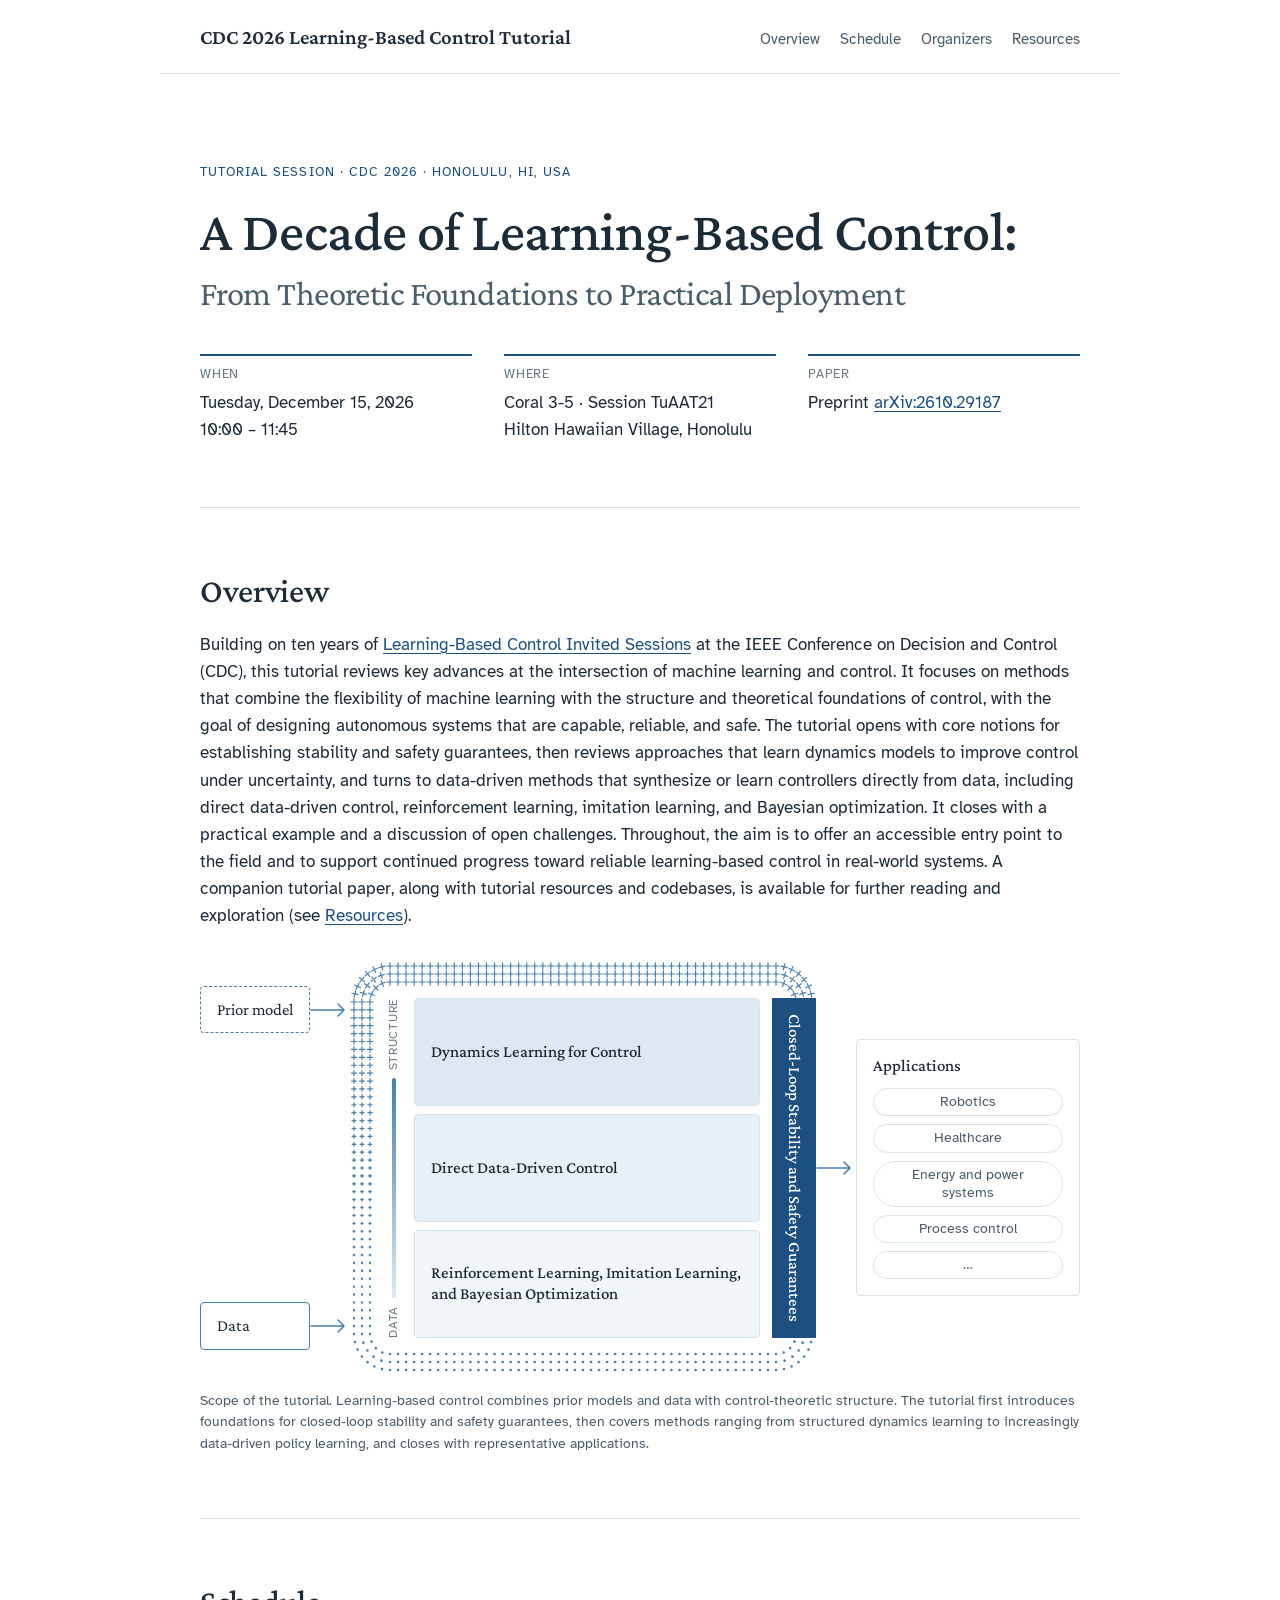
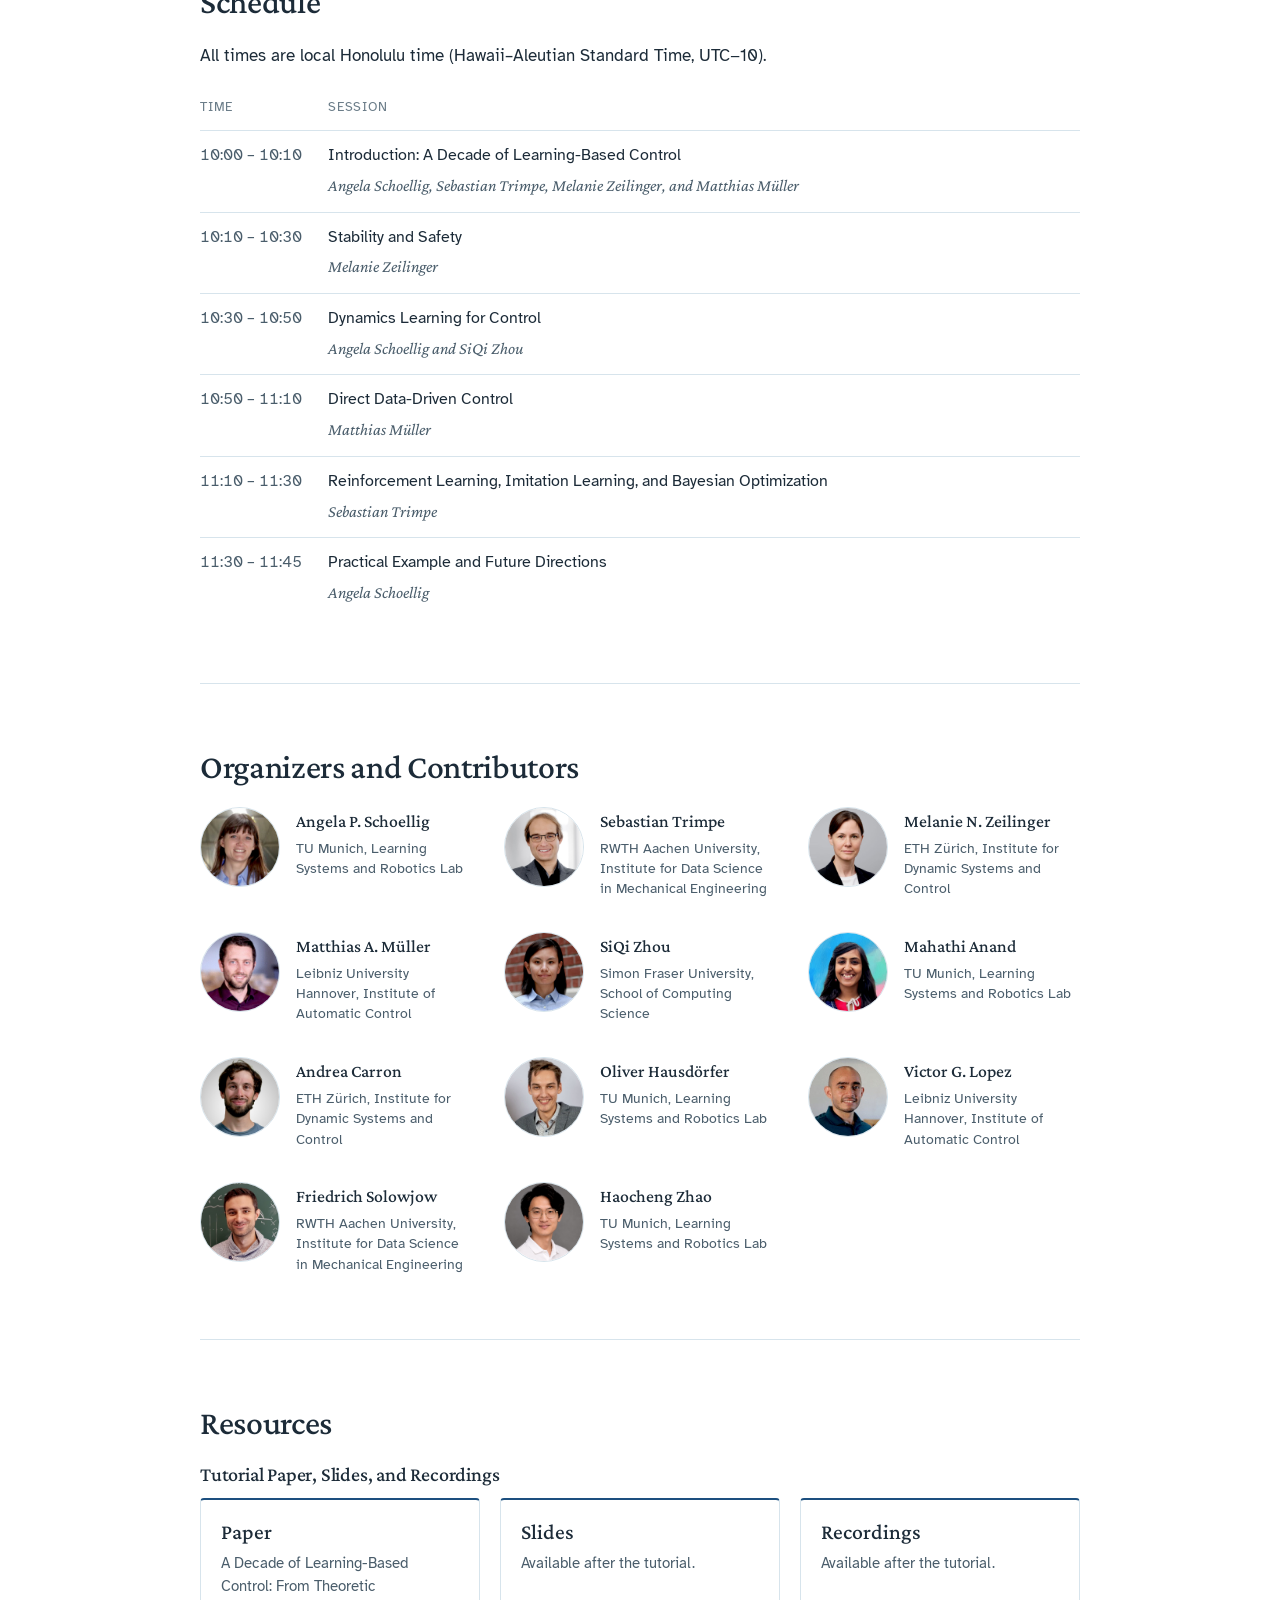
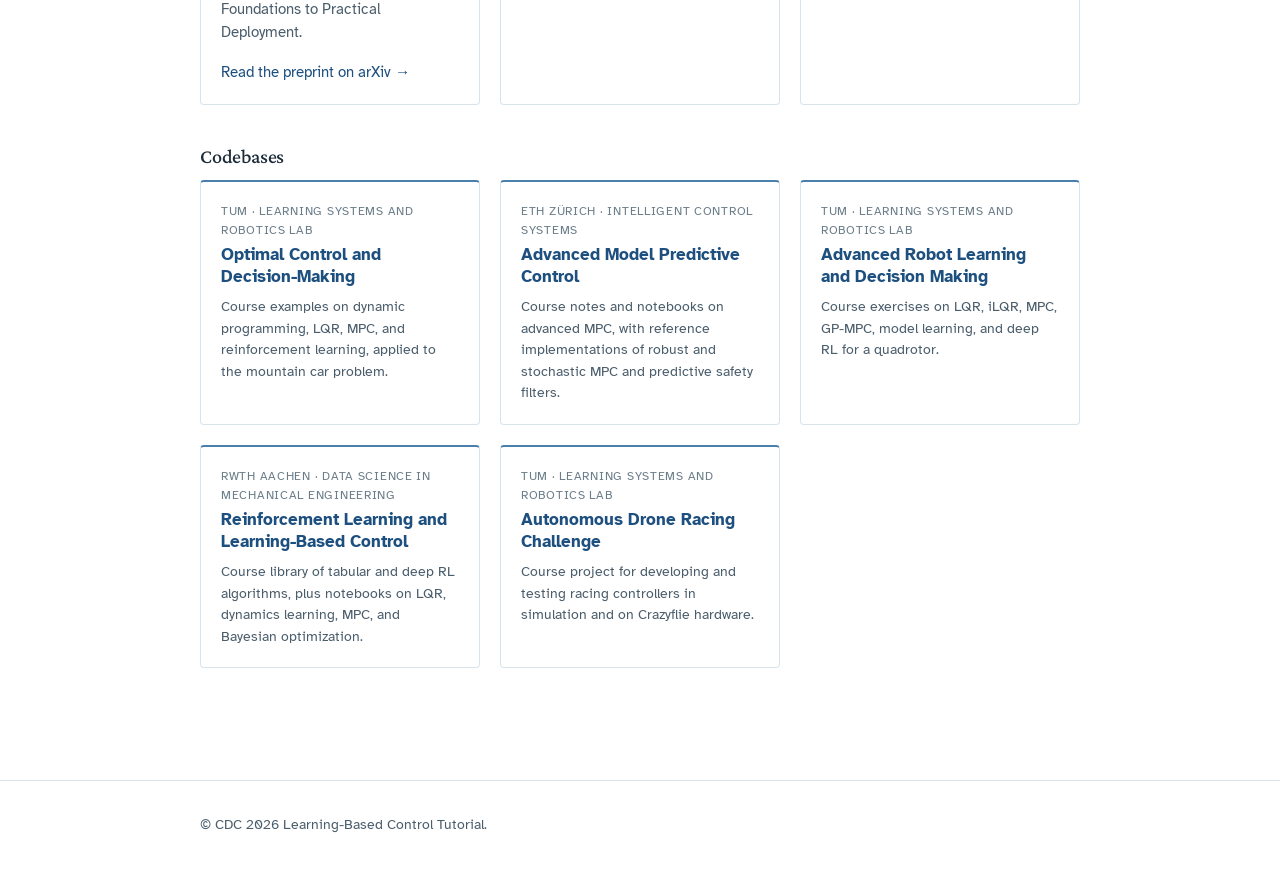
<file: index.html>
<!DOCTYPE html>
<html lang="en">
<head>
    <meta charset="utf-8">
    <meta name="viewport" content="width=device-width, initial-scale=1">
    <title>A Decade of Learning-Based Control: From Theoretic Foundations to Practical Deployment</title>
    <meta name="description" content="CDC 2026 Tutorial">
    <!-- Remove the next line once real content is in place, so search engines index the site. -->
    <meta name="robots" content="noindex">
    <link rel="stylesheet" href="styles.css">
</head>
<body>
    <a class="skip-link" href="#main">Skip to content</a>

    <header class="site-header">
        <a class="wordmark" href="#top">CDC 2026 Learning-Based Control Tutorial</a>
        <nav class="site-nav" aria-label="Sections">
            <a href="#overview">Overview</a>
            <a href="#schedule">Schedule</a>
            <a href="#organizers">Organizers</a>
            <a href="#resources">Resources</a>
        </nav>
    </header>

    <main id="main">
        <section class="masthead" id="top">
            <p class="eyebrow">Tutorial session · CDC 2026 · Honolulu, HI, USA</p>
            <h1>A Decade of Learning-Based Control: <span class="h1-sub">From Theoretic Foundations to Practical Deployment</span></h1>
            <dl class="facts">
                <div>
                    <dt>When</dt>
                    <dd>Tuesday, December 15, 2026<br>10:00 – 11:45</dd>
                </div>
                <div>
                    <dt>Where</dt>
                    <dd>Coral 3-5 · Session TuAAT21<br>Hilton Hawaiian Village, Honolulu</dd>
                </div>
                <div>
                    <dt>Paper</dt>
                    <dd>Preprint <a href="https://arxiv.org/pdf/2610.29187" target="_blank" rel="noopener">arXiv:2610.29187</a></dd>
                </div>
            </dl>
        </section>

        <section class="section" id="overview">
            <h2>Overview</h2>
            <p>Building on ten years of <a href="https://ics.mavt.ethz.ch/Events/learning-control-session.html" target="_blank" rel="noopener">Learning-Based Control Invited Sessions</a> at the IEEE Conference on Decision and Control (CDC), this tutorial reviews key advances at the intersection of machine learning and control. It focuses on methods that combine the flexibility of machine learning with the structure and theoretical foundations of control, with the goal of designing autonomous systems that are capable, reliable, and safe. The tutorial opens with core notions for establishing stability and safety guarantees, then reviews approaches that learn dynamics models to improve control under uncertainty, and turns to data-driven methods that synthesize or learn controllers directly from data, including direct data-driven control, reinforcement learning, imitation learning, and Bayesian optimization. It closes with a practical example and a discussion of open challenges. Throughout, the aim is to offer an accessible entry point to the field and to support continued progress toward reliable learning-based control in real-world systems. A companion tutorial paper, along with tutorial resources and codebases, is available for further reading and exploration (see <a href="#resources">Resources</a>).</p>
            <figure class="scope">
                <div class="scope-diagram">
                    <div class="scope-inputs">
                        <div class="scope-input scope-input--prior">Prior model</div>
                        <svg class="scope-arrow" viewBox="0 0 40 16" aria-hidden="true"><path d="M1 8h33M28 2l6 6-6 6"/></svg>
                        <div class="scope-input">Data</div>
                        <svg class="scope-arrow" viewBox="0 0 40 16" aria-hidden="true"><path d="M1 8h33M28 2l6 6-6 6"/></svg>
                    </div>
                    <div class="scope-frame">
                        <div class="scope-axis" aria-hidden="true"><span>structure</span><i></i><span>data</span></div>
                        <ol class="scope-methods">
                            <li><span class="t">Dynamics Learning for Control</span></li>
                            <li><span class="t">Direct Data-Driven Control</span></li>
                            <li><span class="t">Reinforcement Learning, Imitation Learning, and Bayesian Optimization</span></li>
                        </ol>
                        <div class="scope-guarantee"><span class="t">Closed-Loop Stability and Safety Guarantees</span></div>
                    </div>
                    <svg class="scope-arrow scope-arrow--out" viewBox="0 0 40 16" aria-hidden="true"><path d="M1 8h33M28 2l6 6-6 6"/></svg>
                    <div class="scope-apps">
                        <span class="t">Applications</span>
                        <ul>
                            <li>Robotics</li>
                            <li>Healthcare</li>
                            <li>Energy and power systems</li>
                            <li>Process control</li>
                            <li>…</li>
                        </ul>
                    </div>
                </div>
                <figcaption>Scope of the tutorial. Learning-based control combines prior models and data with control-theoretic structure. The tutorial first introduces foundations for closed-loop stability and safety guarantees, then covers methods ranging from structured dynamics learning to increasingly data-driven policy learning, and closes with representative applications.</figcaption>
            </figure>
        </section>

        <section class="section" id="schedule">
            <h2>Schedule</h2>
            <p>All times are local Honolulu time (Hawaii–Aleutian Standard Time, UTC−10).</p>
            <div class="schedule-wrap">
                <table class="schedule">
                    <thead>
                        <tr>
                            <th scope="col">Time</th>
                            <th scope="col">Session</th>
                        </tr>
                    </thead>
                    <tbody>
                        <tr>
                            <td class="time">10:00 – 10:10</td>
                            <td><span class="ttl">Introduction: A Decade of Learning-Based Control</span><span class="who"><span class="nm">Angela Schoellig</span>, <span class="nm">Sebastian Trimpe</span>, <span class="nm">Melanie Zeilinger</span>, and <span class="nm">Matthias Müller</span></span></td>
                        </tr>
                        <tr>
                            <td class="time">10:10 – 10:30</td>
                            <td><span class="ttl">Stability and Safety</span><span class="who"><span class="nm">Melanie Zeilinger</span></span></td>
                        </tr>
                        <tr>
                            <td class="time">10:30 – 10:50</td>
                            <td><span class="ttl">Dynamics Learning for Control</span><span class="who"><span class="nm">Angela Schoellig</span> and <span class="nm">SiQi Zhou</span></span></td>
                        </tr>
                        <tr>
                            <td class="time">10:50 – 11:10</td>
                            <td><span class="ttl">Direct Data-Driven Control</span><span class="who"><span class="nm">Matthias Müller</span></span></td>
                        </tr>
                        <tr>
                            <td class="time">11:10 – 11:30</td>
                            <td><span class="ttl">Reinforcement Learning, Imitation Learning, and Bayesian Optimization</span><span class="who"><span class="nm">Sebastian Trimpe</span></span></td>
                        </tr>
                        <tr>
                            <td class="time">11:30 – 11:45</td>
                            <td><span class="ttl">Practical Example and Future Directions</span><span class="who"><span class="nm">Angela Schoellig</span></span></td>
                        </tr>
                    </tbody>
                </table>
            </div>
        </section>

        <section class="section" id="organizers">
            <h2>Organizers and Contributors</h2>
            <ul class="people">
                <li class="person">
                    <a class="avatar-link" href="https://www.dynsyslab.org/prof-angela-schoellig/" target="_blank" rel="noopener" tabindex="-1" aria-hidden="true"><img class="avatar" src="img/people/schoellig.jpg" alt="" width="400" height="400" loading="lazy"></a>
                    <div>
                        <h4><a href="https://www.dynsyslab.org/prof-angela-schoellig/" target="_blank" rel="noopener">Angela P. Schoellig</a></h4>
                        <p class="affil">TU Munich, Learning Systems and Robotics Lab</p>
                    </div>
                </li>
                <li class="person">
                    <a class="avatar-link" href="https://www.dsme.rwth-aachen.de/cms/dsme/das-institut/team/~jlolt/prof-sebastian-trimpe/?lidx=1" target="_blank" rel="noopener" tabindex="-1" aria-hidden="true"><img class="avatar" src="img/people/trimpe.jpg" alt="" width="400" height="400" loading="lazy"></a>
                    <div>
                        <h4><a href="https://www.dsme.rwth-aachen.de/cms/dsme/das-institut/team/~jlolt/prof-sebastian-trimpe/?lidx=1" target="_blank" rel="noopener">Sebastian Trimpe</a></h4>
                        <p class="affil">RWTH Aachen University, Institute for Data Science in Mechanical Engineering</p>
                    </div>
                </li>
                <li class="person">
                    <a class="avatar-link" href="https://idsc.ethz.ch/research-zeilinger/people/person-detail.zeilinger.html" target="_blank" rel="noopener" tabindex="-1" aria-hidden="true"><img class="avatar" src="img/people/zeilinger.jpg" alt="" width="400" height="400" loading="lazy"></a>
                    <div>
                        <h4><a href="https://idsc.ethz.ch/research-zeilinger/people/person-detail.zeilinger.html" target="_blank" rel="noopener">Melanie N. Zeilinger</a></h4>
                        <p class="affil">ETH Zürich, Institute for Dynamic Systems and Control</p>
                    </div>
                </li>
                <li class="person">
                    <a class="avatar-link" href="https://www.irt.uni-hannover.de/en/mueller" target="_blank" rel="noopener" tabindex="-1" aria-hidden="true"><img class="avatar" src="img/people/mueller.jpg" alt="" width="400" height="400" loading="lazy"></a>
                    <div>
                        <h4><a href="https://www.irt.uni-hannover.de/en/mueller" target="_blank" rel="noopener">Matthias A. Müller</a></h4>
                        <p class="affil">Leibniz University Hannover, Institute of Automatic Control</p>
                    </div>
                </li>
                <li class="person">
                    <a class="avatar-link" href="https://siqizhou.com" target="_blank" rel="noopener" tabindex="-1" aria-hidden="true"><img class="avatar" src="img/people/zhou.jpg" alt="" width="400" height="400" loading="lazy"></a>
                    <div>
                        <h4><a href="https://siqizhou.com" target="_blank" rel="noopener">SiQi Zhou</a></h4>
                        <p class="affil">Simon Fraser University, School of Computing Science</p>
                    </div>
                </li>
                <li class="person">
                    <a class="avatar-link" href="https://mahathi-anand.github.io/" target="_blank" rel="noopener" tabindex="-1" aria-hidden="true"><img class="avatar" src="img/people/anand.jpg" alt="" width="400" height="400" loading="lazy"></a>
                    <div>
                        <h4><a href="https://mahathi-anand.github.io/" target="_blank" rel="noopener">Mahathi Anand</a></h4>
                        <p class="affil">TU Munich, Learning Systems and Robotics Lab</p>
                    </div>
                </li>
                <li class="person">
                    <a class="avatar-link" href="https://andreacarron.github.io/" target="_blank" rel="noopener" tabindex="-1" aria-hidden="true"><img class="avatar" src="img/people/carron.jpg" alt="" width="400" height="400" loading="lazy"></a>
                    <div>
                        <h4><a href="https://andreacarron.github.io/" target="_blank" rel="noopener">Andrea Carron</a></h4>
                        <p class="affil">ETH Zürich, Institute for Dynamic Systems and Control</p>
                    </div>
                </li>
                <li class="person">
                    <a class="avatar-link" href="https://oliver.hausdoerfer.de/" target="_blank" rel="noopener" tabindex="-1" aria-hidden="true"><img class="avatar" src="img/people/hausdoerfer.jpg" alt="" width="400" height="400" loading="lazy"></a>
                    <div>
                        <h4><a href="https://oliver.hausdoerfer.de/" target="_blank" rel="noopener">Oliver Hausdörfer</a></h4>
                        <p class="affil">TU Munich, Learning Systems and Robotics Lab</p>
                    </div>
                </li>
                <li class="person">
                    <a class="avatar-link" href="https://www.irt.uni-hannover.de/en/lopez" target="_blank" rel="noopener" tabindex="-1" aria-hidden="true"><img class="avatar" src="img/people/lopez.jpg" alt="" width="400" height="400" loading="lazy"></a>
                    <div>
                        <h4><a href="https://www.irt.uni-hannover.de/en/lopez" target="_blank" rel="noopener">Victor G. Lopez</a></h4>
                        <p class="affil">Leibniz University Hannover, Institute of Automatic Control</p>
                    </div>
                </li>
                <li class="person">
                    <a class="avatar-link" href="https://www.dsme.rwth-aachen.de/cms/dsme/das-institut/team/~jptyz/friedrich-solowjow/?lidx=1" target="_blank" rel="noopener" tabindex="-1" aria-hidden="true"><img class="avatar" src="img/people/solowjow.jpg" alt="" width="400" height="400" loading="lazy"></a>
                    <div>
                        <h4><a href="https://www.dsme.rwth-aachen.de/cms/dsme/das-institut/team/~jptyz/friedrich-solowjow/?lidx=1" target="_blank" rel="noopener">Friedrich Solowjow</a></h4>
                        <p class="affil">RWTH Aachen University, Institute for Data Science in Mechanical Engineering</p>
                    </div>
                </li>
                <li class="person">
                    <a class="avatar-link" href="https://jonathanzhc.github.io/" target="_blank" rel="noopener" tabindex="-1" aria-hidden="true"><img class="avatar" src="img/people/zhao.jpg" alt="" width="400" height="400" loading="lazy"></a>
                    <div>
                        <h4><a href="https://jonathanzhc.github.io/" target="_blank" rel="noopener">Haocheng Zhao</a></h4>
                        <p class="affil">TU Munich, Learning Systems and Robotics Lab</p>
                    </div>
                </li>
            </ul>
        </section>

        <section class="section" id="resources">
            <h2>Resources</h2>
            <h3>Tutorial Paper, Slides, and Recordings</h3>
            <ul class="materials">
                <li>
                    <a class="material" href="https://arxiv.org/pdf/2610.29187" target="_blank" rel="noopener">
                        <span class="title">Paper</span>
                        <span class="desc">A Decade of Learning-Based Control: From Theoretic Foundations to Practical Deployment.</span>
                        <span class="cta">Read the preprint on arXiv &rarr;</span>
                    </a>
                </li>
                <li>
                    <div class="material material--pending">
                        <span class="title">Slides</span>
                        <span class="desc">Available after the tutorial.</span>
                    </div>
                </li>
                <li>
                    <div class="material material--pending">
                        <span class="title">Recordings</span>
                        <span class="desc">Available after the tutorial.</span>
                    </div>
                </li>
            </ul>
            <h3>Codebases</h3>
            <ul class="repos">
                <li>
                    <a class="repo" href="https://github.com/learnsyslab/core_course_examples" target="_blank" rel="noopener">
                        <span class="org">TUM · Learning Systems and Robotics Lab</span>
                        <span class="title">Optimal Control and Decision-Making</span>
                        <span class="desc">Course examples on dynamic programming, LQR, MPC, and reinforcement learning, applied to the mountain car problem.</span>
                    </a>
                </li>
                <li>
                    <a class="repo" href="https://github.com/IntelligentControlSystems/ampyc" target="_blank" rel="noopener">
                        <span class="org">ETH Zürich · Intelligent Control Systems</span>
                        <span class="title">Advanced Model Predictive Control</span>
                        <span class="desc">Course notes and notebooks on advanced MPC, with reference implementations of robust and stochastic MPC and predictive safety filters.</span>
                    </a>
                </li>
                <li>
                    <a class="repo" href="https://github.com/learnsyslab/ARLDM-Advanced-Robot-Learning-And-Decision-Making" target="_blank" rel="noopener">
                        <span class="org">TUM · Learning Systems and Robotics Lab</span>
                        <span class="title">Advanced Robot Learning and Decision Making</span>
                        <span class="desc">Course exercises on LQR, iLQR, MPC, GP-MPC, model learning, and deep RL for a quadrotor.</span>
                    </a>
                </li>
                <li>
                    <a class="repo" href="https://github.com/Data-Science-in-Mechanical-Engineering/RLLBC" target="_blank" rel="noopener">
                        <span class="org">RWTH Aachen · Data Science in Mechanical Engineering</span>
                        <span class="title">Reinforcement Learning and Learning-Based Control</span>
                        <span class="desc">Course library of tabular and deep RL algorithms, plus notebooks on LQR, dynamics learning, MPC, and Bayesian optimization.</span>
                    </a>
                </li>
                <li>
                    <a class="repo" href="https://github.com/learnsyslab/lsy_drone_racing" target="_blank" rel="noopener">
                        <span class="org">TUM · Learning Systems and Robotics Lab</span>
                        <span class="title">Autonomous Drone Racing Challenge</span>
                        <span class="desc">Course project for developing and testing racing controllers in simulation and on Crazyflie hardware.</span>
                    </a>
                </li>
            </ul>
        </section>


    </main>

    <footer class="site-footer">
        <div class="inner">
            <p>&copy; CDC 2026 Learning-Based Control Tutorial.</p>
        </div>
    </footer>
    <script src="scope.js" defer></script>
</body>
</html>
</file>
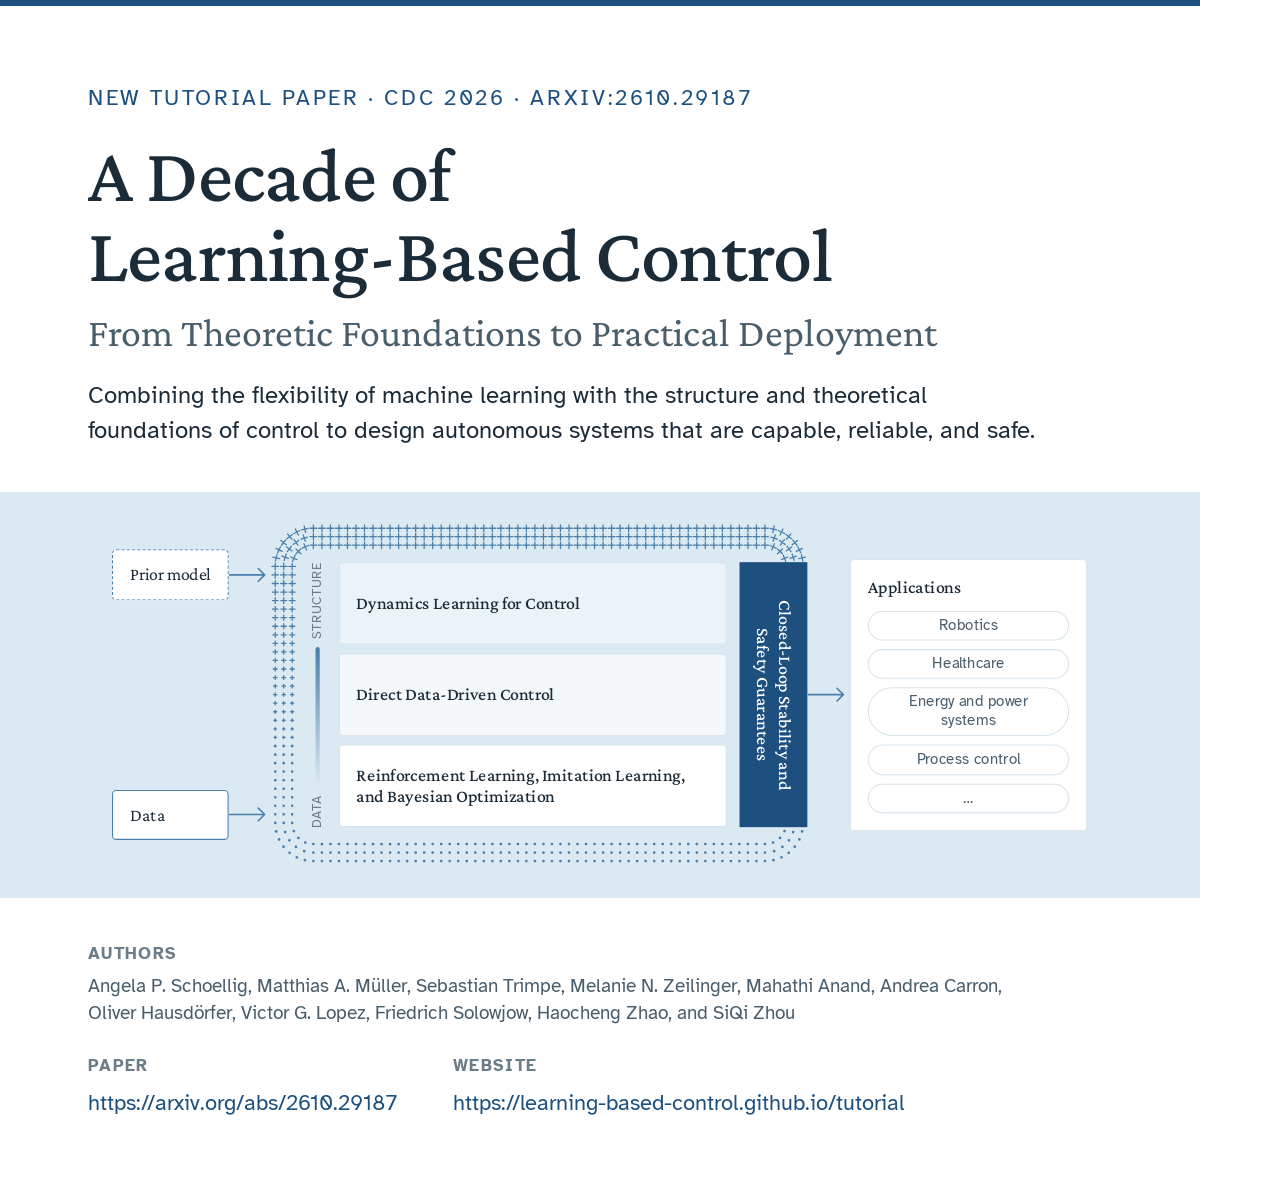
<file: teaser/paper.html>
<!doctype html>
<html lang="en">
<head>
<meta charset="utf-8">
<title>Tutorial paper teaser</title>
<!-- Render: open as paper.html (square, 1200×1200) or paper.html?wide (1200×628), screenshot at 2x.
     The diagram is the site's scope figure: same markup as index.html, styled by ../styles.css and drawn by ../scope.js. -->
<link rel="stylesheet" href="../styles.css">
<style>
* { box-sizing: border-box; }
html, body { margin: 0; background: var(--white); }
body { font-family: var(--font); color: var(--ink); }

.card { position: relative; width: 1200px; height: 1200px; overflow: hidden; background: var(--white);
        padding: 80px 88px 80px; display: flex; flex-direction: column; }
.wide .card { height: 628px; padding: 40px 64px 40px; }
.rule { position: absolute; left: 0; right: 0; top: 0; height: 6px; background: var(--cobalt); }

.kicker { font-size: 22px; letter-spacing: .12em; text-transform: uppercase; color: var(--cobalt); margin: 0 0 20px; }
.card h1 { font-family: var(--font-display); font-weight: 500; font-size: 78px; line-height: 1.02; letter-spacing: -.01em; margin: 0; max-width: 760px; }
.sub { font-family: var(--font-display); font-weight: 400; font-size: 40px; line-height: 1.15; color: var(--ink-muted); margin: 16px 0 0; }
.pitch { font-size: 24px; line-height: 1.45; color: var(--ink); margin: 22px 0 0; max-width: 960px; }

/* diagram band: full-bleed pale field, the figure scaled up from its natural on-site width */
.figure { position: relative; margin: 44px -88px 44px; padding: 32px 0; background: var(--pale); display: flex; justify-content: center; }
.figure .scope { margin: 0; width: var(--dw); flex: none; transform-origin: top left; transform: scale(var(--ds));
                 /* reserve the scaled footprint so the layout around it is right */
                 margin-right: calc(var(--dw) * (var(--ds) - 1)); margin-bottom: calc(var(--dh, 0px) * (var(--ds) - 1)); }
.figure .scope-methods li:nth-child(1) { background: color-mix(in srgb, var(--pale) 55%, var(--white)); }
.figure .scope-methods li:nth-child(2) { background: color-mix(in srgb, var(--pale) 30%, var(--white)); }
.figure .scope-methods li:nth-child(3) { background: var(--white); }
.figure .scope-apps, .figure .scope-input { background: var(--white); }
/* wrap the vertical guarantee label onto two lines so it no longer sets the figure's height */
.figure .scope-guarantee .t { inline-size: 13em; }
.card { --dw: 920px; --ds: 1.06; }

.foot { margin-top: auto; }
.label { display: block; font-weight: 700; font-size: 17px; letter-spacing: .08em; text-transform: uppercase; color: var(--ink-faint); margin-bottom: 6px; }
.authors { font-size: 19px; line-height: 1.45; color: var(--ink-muted); margin: 0; }
.links { display: flex; gap: 56px; font-size: 22px; color: var(--cobalt); margin-top: 24px; }
.links b { font-weight: 700; }
.authors .nm { white-space: nowrap; }

/* ---------- wide ---------- */
.wide .kicker { font-size: 16px; margin-bottom: 10px; }
.wide .card h1 { font-size: 46px; white-space: nowrap; }
.wide .sub { font-size: 26px; margin-top: 4px; }
.wide .pitch { display: none; }
.wide .figure { margin: 20px -64px 20px; padding: 14px 0; }
.wide .card { --dw: 960px; --ds: 0.825; }
.wide .label { font-size: 12.5px; margin-bottom: 3px; }
.wide .authors { font-size: 14.5px; line-height: 1.4; }
.wide .links { font-size: 16px; gap: 40px; margin-top: 10px; }
.wide .links .label { display: inline; margin: 0 8px 0 0; }
</style>
<script>if (location.search.indexOf('wide') > -1) document.documentElement.classList.add('wide');</script>
</head>
<body>
<div class="card">
    <div class="rule"></div>
    <p class="kicker">New tutorial paper · CDC 2026 · arXiv:2610.29187</p>
    <h1>A Decade of <span style="white-space:nowrap">Learning-Based</span> Control</h1>
    <p class="sub">From Theoretic Foundations to Practical Deployment</p>
    <p class="pitch">Combining the flexibility of machine learning with the structure and theoretical foundations of control to design autonomous systems that are capable, reliable, and safe.</p>

    <div class="figure">
        <figure class="scope">
            <div class="scope-diagram">
                <div class="scope-inputs">
                    <div class="scope-input scope-input--prior">Prior model</div>
                    <svg class="scope-arrow" viewBox="0 0 40 16" aria-hidden="true"><path d="M1 8h33M28 2l6 6-6 6"/></svg>
                    <div class="scope-input">Data</div>
                    <svg class="scope-arrow" viewBox="0 0 40 16" aria-hidden="true"><path d="M1 8h33M28 2l6 6-6 6"/></svg>
                </div>
                <div class="scope-frame">
                    <div class="scope-axis" aria-hidden="true"><span>structure</span><i></i><span>data</span></div>
                    <ol class="scope-methods">
                        <li><span class="t">Dynamics Learning for Control</span></li>
                        <li><span class="t">Direct Data-Driven Control</span></li>
                        <li><span class="t">Reinforcement Learning, Imitation Learning, and Bayesian Optimization</span></li>
                    </ol>
                    <div class="scope-guarantee"><span class="t">Closed-Loop Stability and Safety Guarantees</span></div>
                </div>
                <svg class="scope-arrow scope-arrow--out" viewBox="0 0 40 16" aria-hidden="true"><path d="M1 8h33M28 2l6 6-6 6"/></svg>
                <div class="scope-apps">
                    <span class="t">Applications</span>
                    <ul>
                        <li>Robotics</li>
                        <li>Healthcare</li>
                        <li>Energy and power systems</li>
                        <li>Process control</li>
                        <li>…</li>
                    </ul>
                </div>
            </div>
        </figure>
    </div>

    <div class="foot">
        <p class="authors"><span class="label">Authors</span><span class="nm">Angela P. Schoellig</span>, <span class="nm">Matthias A. Müller</span>, <span class="nm">Sebastian Trimpe</span>, <span class="nm">Melanie N. Zeilinger</span>, <span class="nm">Mahathi Anand</span>, <span class="nm">Andrea Carron</span>, <span class="nm">Oliver Hausdörfer</span>, <span class="nm">Victor G. Lopez</span>, <span class="nm">Friedrich Solowjow</span>, <span class="nm">Haocheng Zhao</span>, and <span class="nm">SiQi Zhou</span></p>
        <div class="links">
            <span><span class="label">Paper</span>https://arxiv.org/abs/2610.29187</span>
            <span><span class="label">Website</span>https://learning-based-control.github.io/tutorial</span>
        </div>
    </div>
</div>
<script src="../scope.js"></script>
<script>
// tell the CSS the figure's natural height so the scaled footprint is reserved correctly
var s = document.querySelector('.figure .scope');
s.style.setProperty('--dh', s.offsetHeight + 'px');
</script>
</body>
</html>
</file>
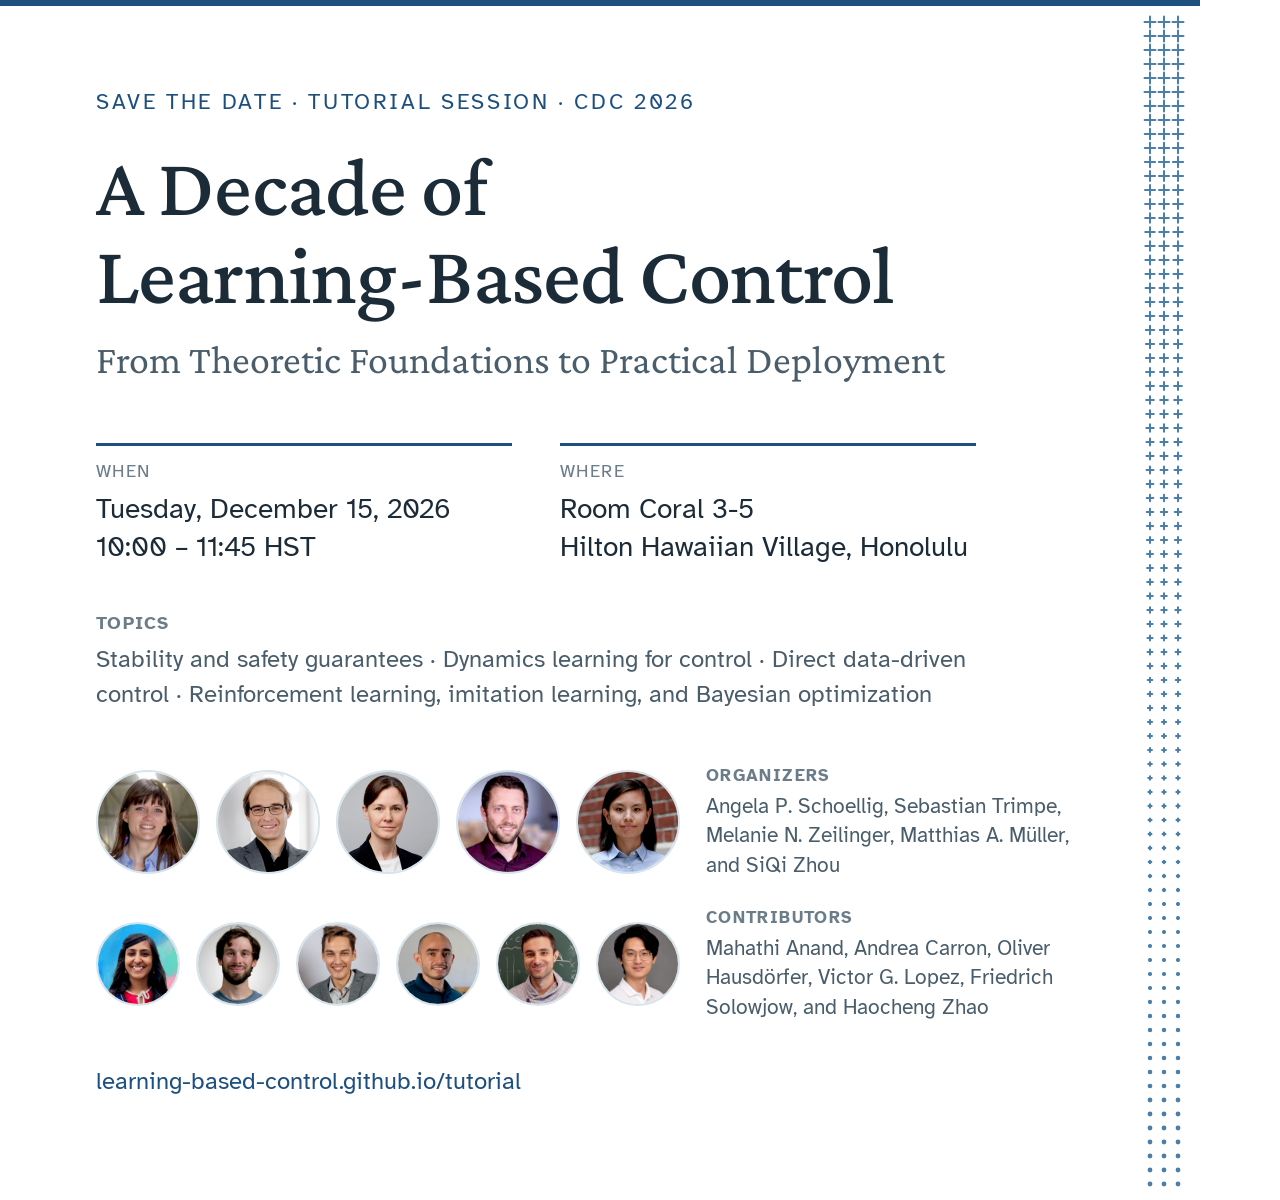
<file: teaser/save-the-date.html>
<!doctype html>
<html lang="en">
<head>
<meta charset="utf-8">
<title>Save the date</title>
<style>
@import url('https://fonts.googleapis.com/css2?family=Atkinson+Hyperlegible:ital,wght@0,400;0,700&family=Crimson+Pro:ital,wght@0,400;0,500;0,600&display=swap');
:root {
    --white:#fff; --pale:#dbe9f2; --cobalt:#1d4f7f; --cobalt-mid:#4a7fab; --border:#d7e4ec;
    --ink:#1c2b38; --ink-muted:#4a5d6b; --ink-faint:#6b7d89;
    --display:'Crimson Pro', Georgia, serif; --sans:'Atkinson Hyperlegible', Helvetica, Arial, sans-serif;
}
* { box-sizing: border-box; }
html, body { margin: 0; background: var(--white); }
body { font-family: var(--sans); color: var(--ink); }
.card { position: relative; width: 1200px; height: 1200px; padding: 88px 96px 80px; overflow: hidden; display: flex; flex-direction: column; }
.wide .card { height: 628px; padding: 48px 72px 44px; }
.rule { position: absolute; left: 0; right: 0; top: 0; height: 6px; background: var(--cobalt); }
.eyebrow { font-size: 22px; letter-spacing: .12em; text-transform: uppercase; color: var(--cobalt); margin: 0 0 28px; }
.wide .eyebrow { font-size: 17px; margin-bottom: 10px; }
h1 { font-family: var(--display); font-weight: 500; font-size: 84px; line-height: 1.05; letter-spacing: -.01em; margin: 0; max-width: 880px; }
.wide h1 { font-size: 50px; max-width: 720px; }
.sub { font-family: var(--display); font-weight: 400; font-size: 40px; line-height: 1.15; color: var(--ink-muted); margin: 18px 0 0; max-width: 860px; }
.wide .sub { font-size: 25px; margin-top: 6px; max-width: 720px; }
.facts { display: grid; grid-template-columns: 1fr 1fr; gap: 0 48px; margin: 60px 0 0; max-width: 880px; }
.wide .facts { margin-top: 22px; gap: 0 36px; max-width: 760px; }
.facts div { border-top: 3px solid var(--cobalt); padding-top: 14px; }
.wide .facts div { border-top-width: 2px; padding-top: 9px; }
.facts dt { font-size: 18px; letter-spacing: .08em; text-transform: uppercase; color: var(--ink-faint); margin: 0 0 8px; }
.wide .facts dt { font-size: 14px; margin-bottom: 4px; }
.facts dd { margin: 0; font-size: 28px; line-height: 1.35; }
.wide .facts dd { font-size: 19px; line-height: 1.3; }
.topics { margin: 44px 0 0; max-width: 880px; font-size: 24px; line-height: 1.45; color: var(--ink-muted); }
.wide .topics { margin-top: 18px; font-size: 16px; max-width: 900px; }
.topics b { display: block; font-size: 18px; letter-spacing: .08em; text-transform: uppercase; color: var(--ink-faint); margin-bottom: 6px; }
.wide .topics b { font-size: 13px; margin-bottom: 3px; }
.people { margin-top: auto; display: flex; flex-direction: column; gap: 26px; }
.wide .people { gap: 12px; }
.row { display: flex; align-items: center; gap: 26px; }
.wide .row { gap: 18px; }
.avatars { display: flex; gap: 16px; flex: none; width: 584px; }
.wide .avatars { gap: 10px; width: 350px; }
.avatars img { border-radius: 50%; object-fit: cover; border: 2px solid var(--border); }
.organizers img { width: 104px; height: 104px; }
.contributors img { width: 84px; height: 84px; }
.wide .organizers img { width: 62px; height: 62px; }
.wide .contributors img { width: 50px; height: 50px; }
.names { font-size: 21px; line-height: 1.4; color: var(--ink-muted); max-width: 560px; }
.wide .names { font-size: 14.5px; line-height: 1.35; max-width: 620px; }
.names b { display: block; font-weight: 700; font-size: 17px; letter-spacing: .08em; text-transform: uppercase; color: var(--ink-faint); margin-bottom: 4px; }
.wide .names b { font-size: 12.5px; margin-bottom: 2px; }
.url { margin-top: 44px; font-size: 24px; color: var(--cobalt); }
.wide .url { margin-top: 18px; font-size: 17px; }
/* decorative band, right edge: structure (plus) at the top, data (dots) at the bottom */
.band { position: absolute; top: 0; right: 0; height: 100%; width: 120px; }
.wide .band { width: 96px; }
.band .plus { fill: none; stroke: var(--cobalt-mid); stroke-width: 2; stroke-linecap: round; }
.band .dot { fill: var(--cobalt-mid); }
</style>
</head>
<body>
<div class="card">
    <div class="rule"></div>
    <svg class="band" aria-hidden="true"><path class="plus"/><path class="dot"/></svg>
    <p class="eyebrow">Save the date · Tutorial session · CDC 2026</p>
    <h1>A Decade of <span style="white-space:nowrap">Learning-Based</span> Control</h1>
    <p class="sub">From Theoretic Foundations to Practical Deployment</p>
    <dl class="facts">
        <div><dt>When</dt><dd>Tuesday, December 15, 2026<br>10:00 – 11:45 HST</dd></div>
        <div><dt>Where</dt><dd>Room Coral 3-5<br>Hilton Hawaiian Village, Honolulu</dd></div>
    </dl>
    <p class="topics"><b>Topics</b>Stability and safety guarantees · Dynamics learning for control · Direct data-driven control · Reinforcement learning, imitation learning, and Bayesian optimization</p>
    <div class="people">
        <div class="row organizers">
            <div class="avatars"><img src="../img/people/schoellig.jpg" alt=""><img src="../img/people/trimpe.jpg" alt=""><img src="../img/people/zeilinger.jpg" alt=""><img src="../img/people/mueller.jpg" alt=""><img src="../img/people/zhou.jpg" alt=""></div>
            <div class="names"><b>Organizers</b>Angela P. Schoellig, Sebastian Trimpe, Melanie N. Zeilinger, Matthias A. Müller, and <span style="white-space:nowrap">SiQi Zhou</span></div>
        </div>
        <div class="row contributors">
            <div class="avatars"><img src="../img/people/anand.jpg" alt=""><img src="../img/people/carron.jpg" alt=""><img src="../img/people/hausdoerfer.jpg" alt=""><img src="../img/people/lopez.jpg" alt=""><img src="../img/people/solowjow.jpg" alt=""><img src="../img/people/zhao.jpg" alt=""></div>
            <div class="names"><b>Contributors</b>Mahathi Anand, Andrea Carron, Oliver Hausdörfer, Victor G. Lopez, Friedrich Solowjow, and <span style="white-space:nowrap">Haocheng Zhao</span></div>
        </div>
    </div>
    <p class="url">learning-based-control.github.io/tutorial</p>
</div>
<script>
(function () {
    if (location.search.indexOf('wide') > -1) document.documentElement.classList.add('wide');
    var svg = document.querySelector('.band'), W = svg.clientWidth, H = svg.clientHeight;
    svg.setAttribute('width', W); svg.setAttribute('height', H);
    var STEP = 14, ROWS = 3, ARM = 5.5, DOT = 2.4, p = [], d = [];
    for (var row = 0; row < ROWS; row++) {
        var x = W - 22 - row * STEP;
        for (var y = 22; y <= H - 14; y += STEP) {
            var t = Math.min(1, Math.max(0, (y / H - 0.08) / 0.84)), arm = ARM * (1 - t), rad = DOT * t;
            if (arm > 0.6) p.push('M' + (x - arm) + ' ' + y + 'h' + (2 * arm) + 'M' + x + ' ' + (y - arm) + 'v' + (2 * arm));
            if (rad > 0.5) d.push('M' + (x - rad) + ' ' + y + 'a' + rad + ' ' + rad + ' 0 1 0 ' + (2 * rad) + ' 0a' + rad + ' ' + rad + ' 0 1 0 ' + (-2 * rad) + ' 0');
        }
    }
    svg.querySelector('.plus').setAttribute('d', p.join(''));
    svg.querySelector('.dot').setAttribute('d', d.join(''));
})();
</script>
</body>
</html>
</file>
<file: styles.css>
@import url('https://fonts.googleapis.com/css2?family=Atkinson+Hyperlegible:ital,wght@0,400;0,700;1,400&family=Crimson+Pro:ital,wght@0,400;0,500;0,600;1,400&display=swap');

/* Tokens — shared with the lab website so the two read as one family. */
:root {
    --white: #ffffff;
    --pale: #dbe9f2;
    --cobalt: #1d4f7f;
    --cobalt-mid: #4a7fab;
    --cobalt-hover: #35618a;
    --border: #d7e4ec;
    --ink: #1c2b38;
    --ink-muted: #4a5d6b;
    --ink-faint: #6b7d89;
    --font-display: 'Crimson Pro', Georgia, 'Times New Roman', serif;
    --font: 'Atkinson Hyperlegible', -apple-system, BlinkMacSystemFont, 'Segoe UI', Helvetica, Arial, sans-serif;
    --page-max: 60rem;
    --gutter: clamp(1rem, 4vw, 2.5rem);
    /* Spacing scale, 4px base */
    --s-1: 0.25rem;
    --s-2: 0.5rem;
    --s-3: 0.75rem;
    --s-4: 1rem;
    --s-5: 1.25rem;
    --s-6: 1.5rem;
    --s-8: 2rem;
    --s-10: 2.5rem;
    --s-12: 3rem;
}

*, *::before, *::after { box-sizing: border-box; }

html {
    scroll-behavior: smooth;
    -webkit-text-size-adjust: 100%;
}
@media (prefers-reduced-motion: reduce) {
    html { scroll-behavior: auto; }
}

body {
    margin: 0;
    font-family: var(--font);
    font-size: 1.0625rem;
    line-height: 1.6;
    color: var(--ink);
    background: var(--white);
}

h1, h2, h3 {
    font-family: var(--font-display);
    font-weight: 500;
    line-height: 1.15;
    letter-spacing: -0.01em;
    color: var(--ink);
    margin: 0;
}
h1 { font-size: clamp(2.25rem, 5vw, 3.5rem); }
h1 .h1-sub {
    display: block;
    margin-top: 0.3em;
    font-size: 0.62em;
    font-weight: 400;
    color: var(--ink-muted);
}
h2 { font-size: clamp(1.6rem, 3vw, 2.1rem); }
h3 { font-size: 1.25rem; margin: var(--s-8) 0 var(--s-3); }

p { margin: 0 0 var(--s-4); }

a {
    color: var(--cobalt);
    text-decoration-thickness: 1px;
    text-underline-offset: 0.15em;
}
a:hover { color: var(--cobalt-hover); }

:focus-visible {
    outline: 2px solid var(--cobalt-mid);
    outline-offset: 3px;
    border-radius: 2px;
}

.skip-link {
    position: absolute;
    top: -4rem;
    left: 1rem;
    padding: var(--s-2) var(--s-3);
    background: var(--cobalt);
    color: var(--white);
    border-radius: 4px;
}
.skip-link:focus { top: 1rem; }

/* Header */
.site-header {
    display: flex;
    flex-wrap: wrap;
    align-items: baseline;
    justify-content: space-between;
    gap: var(--s-2) var(--s-6);
    max-width: var(--page-max);
    margin: 0 auto;
    padding: var(--s-5) var(--gutter);
    border-bottom: 1px solid var(--border);
}
.wordmark {
    font-family: var(--font-display);
    font-size: 1.3rem;
    font-weight: 600;
    color: var(--ink);
    text-decoration: none;
}
.site-nav {
    display: flex;
    flex-wrap: wrap;
    gap: var(--s-1) var(--s-5);
    font-size: 0.95rem;
}
.site-nav a { color: var(--ink-muted); text-decoration: none; }
.site-nav a:hover { color: var(--cobalt); text-decoration: underline; }

main {
    max-width: var(--page-max);
    margin: 0 auto;
    padding: 0 var(--gutter) var(--s-12);
}

/* Masthead */
.masthead {
    padding: clamp(3rem, 8vw, 5.5rem) 0 clamp(2.5rem, 6vw, 4rem);
    border-bottom: 1px solid var(--border);
}
.eyebrow {
    font-size: 0.8125rem;
    letter-spacing: 0.08em;
    text-transform: uppercase;
    color: var(--cobalt);
    margin-bottom: var(--s-4);
}
.facts {
    display: grid;
    grid-template-columns: repeat(auto-fit, minmax(13rem, 1fr));
    gap: var(--s-5) var(--s-8);
    margin: var(--s-10) 0 0;
    padding: 0;
}
.facts div {
    border-top: 2px solid var(--cobalt);
    padding-top: var(--s-2);
}
.facts dt {
    font-size: 0.8125rem;
    letter-spacing: 0.06em;
    text-transform: uppercase;
    color: var(--ink-faint);
}
.facts dd { margin: var(--s-1) 0 0; }

/* Sections */
.section {
    padding: clamp(2.5rem, 6vw, 4rem) 0;
    border-bottom: 1px solid var(--border);
}
.section:last-of-type { border-bottom: 0; }
.section h2 { margin-bottom: var(--s-5); }
.section h2 + h3 { margin-top: 0; }

/* Scope diagram (Overview) */
.scope { margin: var(--s-8) 0 0; }
.scope-diagram {
    display: grid;
    grid-template-columns: auto minmax(0, 1fr) auto auto;
    align-items: center;
    font-size: 0.95rem;
    line-height: 1.3;
}
.scope .t {
    display: block;
    font-family: var(--font-display);
    font-weight: 500;
    font-size: 1.05rem;
    line-height: 1.2;
}
.scope-arrow {
    display: block;
    width: 2.5rem;
    height: 1rem;
    fill: none;
    stroke: var(--cobalt-mid);
    stroke-width: 1.5;
    stroke-linecap: round;
    stroke-linejoin: round;
}
.scope-inputs {
    display: grid;
    grid-template-columns: auto 2.5rem;
    grid-template-rows: auto auto;
    align-self: stretch;
    align-content: space-between;
    align-items: center;
    row-gap: var(--s-8);
    padding: var(--s-6) 0;
}
.scope-input {
    padding: var(--s-3) var(--s-4);
    border: 1px solid var(--cobalt-mid);
    border-radius: 4px;
    font-family: var(--font-display);
    font-size: 1.05rem;
    white-space: nowrap;
}
.scope-input--prior { border-style: dashed; }
.scope-frame {
    --band: 1.5rem;                                    /* thickness of the patterned frame: three rows of marks */
    --scope-radius: 2.5rem;                            /* outer corner radius; scope.js uses the same value */
    --frame-pad: calc(var(--band) + var(--s-3));
    position: relative;
    display: grid;
    grid-template-columns: auto minmax(0, 1fr) auto;
    gap: var(--s-3);
    padding: var(--frame-pad) 0 var(--frame-pad) var(--frame-pad);
}
/* Patterned frame: plus marks stand for structure (top), dots for data (bottom); the sides fade
   from one to the other. The safety block sits on top of the frame's right side, so the band's
   ends run into its top and bottom edges. scope.js draws the marks along the curve; the CSS
   pattern below is the fallback without scripts. */
.scope-marks { position: absolute; inset: 0; pointer-events: none; }
.scope-marks .plus { fill: none; stroke: var(--cobalt-mid); stroke-width: 1.2; stroke-linecap: round; }
.scope-marks .dot { fill: var(--cobalt-mid); }
.scope-frame.has-marks::before,
.scope-frame.has-marks::after { display: none; }
.scope-frame::before,
.scope-frame::after {
    content: "";
    position: absolute;
    inset: 0;
    padding: var(--band);
    border-radius: var(--scope-radius);
    background: var(--cobalt-mid);
    pointer-events: none;
    mask-size: 8px 8px, auto, auto, auto;
    mask-repeat: repeat, no-repeat, no-repeat, no-repeat;
    mask-clip: border-box, border-box, content-box, border-box;
    mask-composite: intersect, intersect, exclude;
}
.scope-frame::before {
    mask-image:
        url("data:image/svg+xml;utf8,<svg xmlns='http://www.w3.org/2000/svg' width='8' height='8'><path d='M4 1.5v5M1.5 4h5' stroke='%23000' stroke-width='1.2'/></svg>"),
        linear-gradient(#000 12%, transparent 88%),
        linear-gradient(#000 0 0),
        linear-gradient(#000 0 0);
}
.scope-frame::after {
    mask-image:
        url("data:image/svg+xml;utf8,<svg xmlns='http://www.w3.org/2000/svg' width='8' height='8'><circle cx='4' cy='4' r='1.3'/></svg>"),
        linear-gradient(transparent 12%, #000 88%),
        linear-gradient(#000 0 0),
        linear-gradient(#000 0 0);
}
.scope-axis {
    display: flex;
    flex-direction: column;
    align-items: center;
    font-size: 0.75rem;
    letter-spacing: 0.06em;
    text-transform: uppercase;
    color: var(--ink-faint);
}
.scope-axis span { writing-mode: vertical-rl; transform: rotate(180deg); }
.scope-axis i {
    flex: 1;
    width: 4px;
    margin: var(--s-2) 0;
    border-radius: 2px;
    background: linear-gradient(var(--cobalt-mid), var(--pale));
}
.scope-methods {
    list-style: none;
    margin: 0;
    padding: 0;
    display: grid;
    grid-auto-rows: 1fr;
    gap: var(--s-2);
}
.scope-methods li {
    display: flex;
    flex-direction: column;
    justify-content: center;
    padding: var(--s-3) var(--s-4);
    border: 1px solid var(--border);
    border-radius: 4px;
    background: var(--pale);
}
.scope-methods li:nth-child(2) { background: color-mix(in srgb, var(--pale) 70%, var(--white)); }
.scope-methods li:nth-child(3) { background: color-mix(in srgb, var(--pale) 40%, var(--white)); }
.scope-guarantee {
    position: relative;
    z-index: 1;
    display: flex;
    flex-direction: column;
    align-items: center;
    justify-content: center;
    padding: var(--s-4) var(--s-3);
    background: var(--cobalt);
    color: var(--white);
    writing-mode: vertical-rl;
    text-align: center;
}
.scope-apps {
    padding: var(--s-4);
    border: 1px solid var(--border);
    border-radius: 4px;
    max-width: 14rem;
}
.scope-apps ul {
    list-style: none;
    margin: var(--s-3) 0 0;
    padding: 0;
    display: flex;
    flex-direction: column;
    gap: var(--s-2);
}
.scope-apps li {
    padding: var(--s-1) var(--s-3);
    border: 1px solid var(--border);
    border-radius: 999px;
    font-size: 0.875rem;
    text-align: center;
    color: var(--ink-muted);
}
.scope figcaption {
    margin-top: var(--s-4);
    font-size: 0.9rem;
    line-height: 1.5;
    color: var(--ink-muted);
}
@media (max-width: 48rem) {
    .scope-diagram { grid-template-columns: 1fr; justify-items: center; row-gap: var(--s-2); }
    .scope-inputs { grid-template-columns: auto auto; grid-template-rows: auto auto; column-gap: var(--s-4); row-gap: var(--s-1); align-self: auto; padding: 0; }
    .scope-inputs .scope-input { grid-row: 1; }
    .scope-inputs .scope-arrow { grid-row: 2; transform: rotate(90deg); }
    .scope-arrow--out { transform: rotate(90deg); }
    .scope-frame { width: 100%; grid-template-columns: auto minmax(0, 1fr); padding: var(--frame-pad) var(--frame-pad) 0; }
    .scope-guarantee { grid-column: 1 / -1; writing-mode: horizontal-tb; padding: var(--s-3) var(--s-4); }
    .scope-apps { width: 100%; max-width: none; }
    .scope-apps ul { flex-direction: row; flex-wrap: wrap; }
}

/* Schedule */
.schedule-wrap { overflow-x: auto; }
.schedule {
    width: 100%;
    border-collapse: collapse;
    font-size: 1rem;
}
.schedule th,
.schedule td {
    text-align: left;
    vertical-align: top;
    padding: var(--s-3) var(--s-5) var(--s-3) 0;
    border-bottom: 1px solid var(--border);
}
.schedule th {
    font-size: 0.8125rem;
    font-weight: 400;
    letter-spacing: 0.06em;
    text-transform: uppercase;
    color: var(--ink-faint);
}
.schedule .time {
    width: 8rem;
    white-space: nowrap;
    font-variant-numeric: tabular-nums;
    color: var(--ink-muted);
}
.schedule th:last-child,
.schedule td:last-child { padding-right: 0; }
.schedule tbody tr:last-child td { border-bottom: 0; }
.schedule .ttl { display: block; }
.schedule .who {
    display: block;
    margin-top: var(--s-1);
    font-family: var(--font-display);
    font-style: italic;
    font-size: 1.05rem;
    color: var(--ink-muted);
}
.schedule .nm { white-space: nowrap; }
.schedule .break td { color: var(--ink-faint); }

/* Speakers */
.people {
    list-style: none;
    margin: 0;
    padding: 0;
    display: grid;
    grid-template-columns: repeat(auto-fill, minmax(16rem, 1fr));
    gap: var(--s-8);
}
.person {
    display: grid;
    grid-template-columns: 5rem 1fr;
    gap: var(--s-4);
    align-items: start;
}
.person > div { padding-top: var(--s-1); }
.avatar-link { display: block; width: 5rem; height: 5rem; border-radius: 50%; }
.avatar {
    display: block;
    width: 5rem;
    height: 5rem;
    border-radius: 50%;
    object-fit: cover;
    background: var(--pale);
    border: 1px solid var(--border);
    transition: box-shadow 150ms ease, border-color 150ms ease;
}
.avatar-link:hover .avatar {
    border-color: var(--cobalt-mid);
    box-shadow: 0 0 0 2px var(--pale);
}
.person h4 { margin: 0; font-family: var(--font-display); font-weight: 500; font-size: 1.1rem; line-height: 1.15; }
.person h4 a { color: var(--ink); text-decoration: none; }
.person h4 a:hover {
    color: var(--cobalt);
    text-decoration: underline;
    text-decoration-thickness: 1px;
    text-underline-offset: 0.15em;
}
.people + h3 { margin-top: var(--s-10); }
.person .affil {
    margin: var(--s-2) 0 0;
    font-size: 0.875rem;
    line-height: 1.45;
    color: var(--ink-muted);
}

/* Materials */
.materials {
    list-style: none;
    margin: 0;
    padding: 0;
    display: grid;
    grid-template-columns: repeat(auto-fit, minmax(14rem, 1fr));
    gap: var(--s-5);
}
.material {
    display: flex;
    flex-direction: column;
    height: 100%;
    padding: var(--s-5);
    border: 1px solid var(--border);
    border-top: 2px solid var(--cobalt);
    border-radius: 4px;
    color: var(--ink);
    text-decoration: none;
    transition: border-color 150ms ease, background-color 150ms ease;
}
a.material:hover {
    border-color: var(--cobalt-mid);
    border-top-color: var(--cobalt);
    background: color-mix(in srgb, var(--pale) 35%, var(--white));
    color: var(--ink);
}
.material .title {
    font-family: var(--font-display);
    font-size: 1.35rem;
    font-weight: 500;
    line-height: 1.15;
}
.material .desc {
    flex: 1;
    margin-top: var(--s-2);
    font-size: 0.95rem;
    line-height: 1.5;
    color: var(--ink-muted);
}
.material .cta {
    margin-top: var(--s-4);
    font-size: 0.95rem;
    color: var(--cobalt);
}
a.material:hover .cta {
    color: var(--cobalt-hover);
    text-decoration: underline;
    text-decoration-thickness: 1px;
    text-underline-offset: 0.15em;
}

.materials + h3 { margin-top: var(--s-10); }
.repos {
    list-style: none;
    margin: 0;
    padding: 0;
    display: grid;
    grid-template-columns: repeat(auto-fit, minmax(14rem, 1fr));
    gap: var(--s-5);
}
.repo {
    display: flex;
    flex-direction: column;
    height: 100%;
    padding: var(--s-5);
    border: 1px solid var(--border);
    border-top: 2px solid var(--cobalt-mid);
    border-radius: 4px;
    color: var(--ink);
    text-decoration: none;
    transition: border-color 150ms ease, background-color 150ms ease;
}
.repo:hover {
    border-color: var(--cobalt-mid);
    background: color-mix(in srgb, var(--pale) 35%, var(--white));
    color: var(--ink);
}
.repo .org {
    font-size: 0.75rem;
    letter-spacing: 0.06em;
    text-transform: uppercase;
    color: var(--ink-faint);
}
.repo .title {
    margin-top: var(--s-1);
    font-weight: 700;
    font-size: 1.05rem;
    line-height: 1.3;
    color: var(--cobalt);
}
.repo:hover .title {
    color: var(--cobalt-hover);
    text-decoration: underline;
    text-decoration-thickness: 1px;
    text-underline-offset: 0.15em;
}
.repo .desc {
    margin-top: var(--s-2);
    font-size: 0.9rem;
    line-height: 1.5;
    color: var(--ink-muted);
}

/* Placeholders: bracketed text to replace. Delete this rule once content is real. */
.ph {
    text-decoration: underline dashed var(--cobalt-mid);
    text-decoration-thickness: 1px;
    text-underline-offset: 0.2em;
}

/* Footer */
.site-footer { border-top: 1px solid var(--border); }
.site-footer .inner {
    max-width: var(--page-max);
    margin: 0 auto;
    padding: var(--s-8) var(--gutter) var(--s-12);
    font-size: 0.9rem;
    color: var(--ink-muted);
}
.site-footer p { margin: 0; }
</file>
